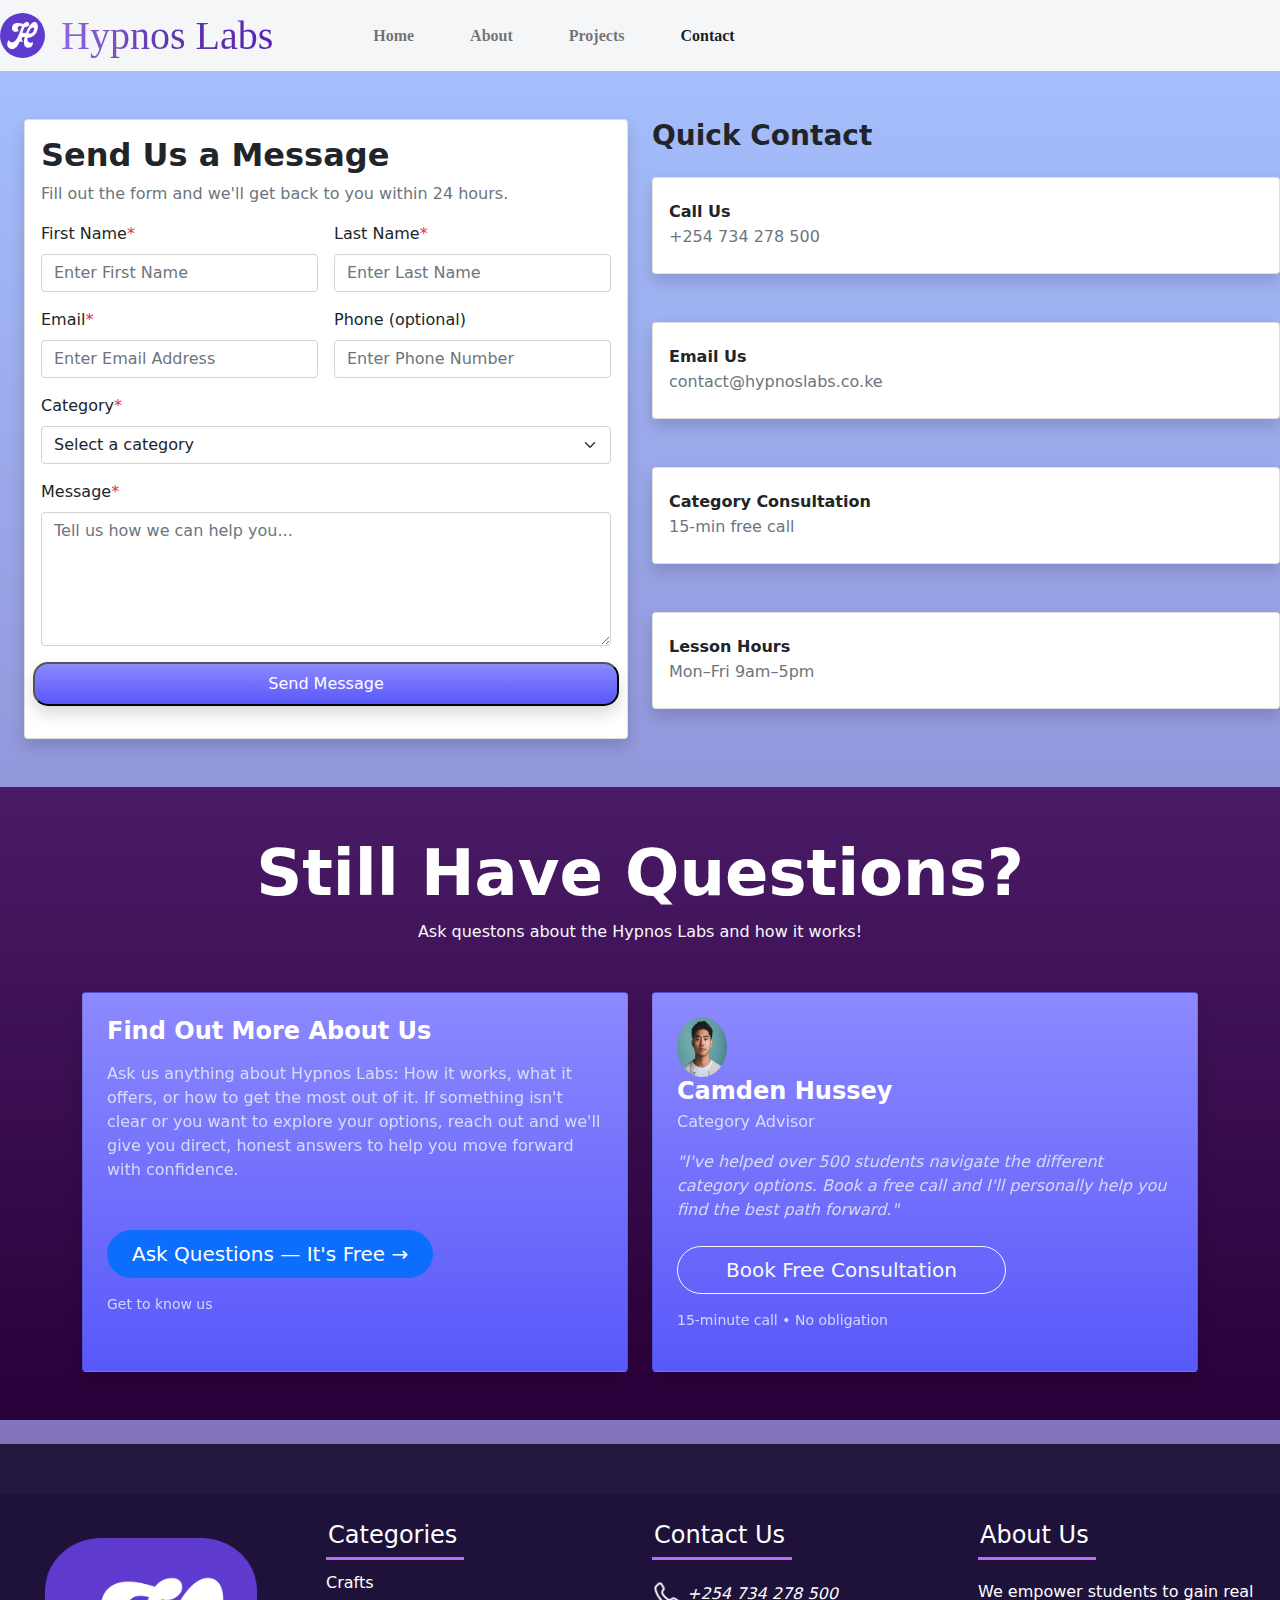
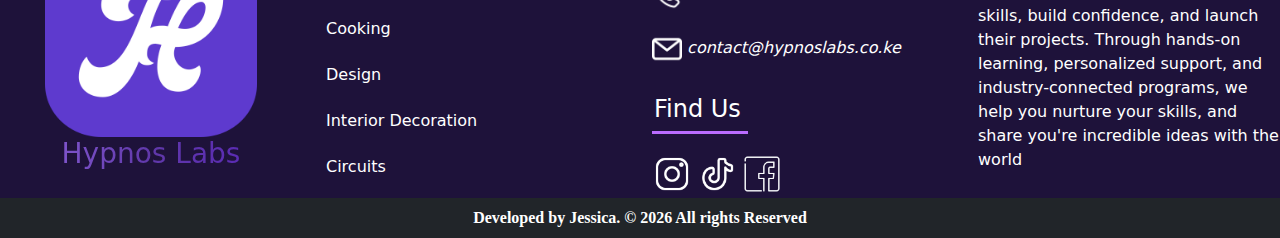
<file: contact.html>
<html>
    <head>
        <meta charset="UTF-8">
        <meta name="viewport" content="width=device-width, initial-scale=1.0">
        <title>Contact Us</title>
        <link rel="stylesheet" href="dist/css/bootstrap.css">
        <link rel="stylesheet" href="edits.css">
        <script src="dist/js/bootstrap.js"></script>
        <link rel="icon" href="images/h.png">
    </head>
    <body class="body">
        
        <!-- Navbar Section -->
        <section class="row">
            <div class="col-lg-12">
                <nav class="navbar navbar-expand-lg navbar-light navigation">
                   <a href="index.html" class="navbar-brand"><img src="images/h.png" alt="H icon" width="45px" height="45px" style="border-radius: 50%;"></a>
                    <b class="display-6 gradient-text">Hypnos Labs</b>
                    <button class="navbar-toggler collapsed me-2 button" data-bs-toggle="offcanvas" data-bs-target="#content">
                        <span class="navbar-toggler-icon"></span>
                    </button>

                    <div class="navbar-collapse collapse ms-5 gap-5">
                        <div class="navbar-nav">
                            <a href="index.html" class="nav-link px-1 line ms-5"><b>Home</b></a>
                            <a href="about.html" class="nav-link px-1 line ms-5"><b>About</b></a>
                            <a href="projects.html" class="nav-link px-1 line ms-5"><b>Projects</b></a>
                            <a href="contact.html" class="nav-link px-1 line ms-5 active"><b>Contact</b></a>
                        </div>
                    </div>
                </nav>
            </div>
        </section> <br><br>

        <!-- Offcanvas section -->
        <div id="content" class="offcanvas offcanvas-end" tabindex="-1" aria-labelledby="title">
            <div class="offcanvas-header">
                <div class="offcanvas-title" id="title"><img src="images/h.png" width="45px" height="45px"></div>
                <button class="btn-close me-2 btn-close-dark" data-bs-dismiss="offcanvas" aria-label="close" id="rotate"></button>
            </div>
            <div class="offcanvas-body box gap-5 "> <hr>
                <a href="index.html" class="nav-link px-1"><i><img src="images/home-page.png" width="25px" height="25px" class="me-3 ms-2"></i><b>Home</b></a> <br>
                <a href="about.html" class="nav-link px-1"><i><img src="images/info.png" width="30px" height="30px" class="me-3 ms-2"></i><b>About</b></a> <br>
                <a href="projects.html" class="nav-link px-1"><i><img src="images/products.png" width="25px" height="25px" class="me-3 ms-2"></i><b>Projects</b></a> <br>
                <a href="contact.html" class="nav-link px-1"><i><img src="images/phone.png" width="25px" height="25px" class="me-3 ms-2"></i><b>Contact</b></a> <br> 
            </div>
        </div>

        <!-- Form Section -->
            <section class="row contact-form">
                <div class="col-lg-6 cardseffect">
                    <div class="card shadow ms-4">
                        <div class="card-body">
                        <h2 class="fw-bold">Send Us a Message</h2>
                        <p class="text-muted">Fill out the form and we'll get back to you within 24 hours.</p>

                        <form>
                            <div class="row g-3">

                                <div class="col-lg-6">
                                    <label class="form-label">First Name<span class="text-danger">*</span></label>
                                    <input type="text" class="form-control" placeholder="Enter First Name">
                                </div>

                                <div class="col-lg-6">
                                    <label class="form-label">Last Name<span class="text-danger">*</span></label>
                                    <input type="text" class="form-control" placeholder="Enter Last Name">
                                </div>

                                <div class="col-lg-6">
                                    <label class="form-label">Email<span class="text-danger">*</span></label>
                                    <input type="email" class="form-control" placeholder="Enter Email Address">
                                </div>

                                <div class="col-lg-6">
                                    <label class="form-label">Phone (optional)</label>
                                    <input type="tel" class="form-control" placeholder="Enter Phone Number">
                                </div>

                                <div>
                                    <label class="form-label">Category<span class="text-danger">*</span></label>
                                    <select class="form-select">
                                        <option value="0">Select a category</option>
                                        <option value="1">Crafts</option>
                                        <option value="2">Cooking</option>
                                        <option value="3">Design</option>
                                        <option value="3">Interior Decoration</option>
                                        <option value="3">Circuits</option>
                                    </select>
                                </div>

                                <div>
                                    <label class="form-label">Message<span class="text-danger">*</span></label>
                                    <textarea class="form-control" rows="5" placeholder="Tell us how we can help you..."></textarea>
                                </div>

                                <input type="submit" value="Send Message" style="border-radius: 15px;" class="body2 text-white py-2 shadow">

                            </div>
                        </form>
                        </div>
                    </div>
                </div>
            
                <!-- Form Section ends here -->

                <!-- Right part -->
                <div class="col-lg-6">
                    <h3 class="mb-4 fw-bold">Quick Contact</h3>
            
                    <div class="card shadow mb-5 cardseffect">
                        <div class="card-body py-4">
                            <h6 class="fw-bold mb-1">Call Us</h6>
                            <p class="mb-0 text-muted">+254 734 278 500</p>
                        </div>
                    </div>

                    <div class="card shadow mb-5 cardseffect">
                        <div class="card-body py-4">
                            <h6 class="fw-bold mb-1">Email Us</h6>
                            <p class="mb-0 text-muted">contact@hypnoslabs.co.ke</p>
                        </div>
                    </div>

                    <div class="card shadow mb-5 cardseffect">
                        <div class="card-body py-4">
                            <h6 class="fw-bold mb-1">Category Consultation</h6>
                            <p class="mb-0 text-muted">15-min free call</p>
                        </div>
                    </div>

                    <div class="card shadow cardseffect">
                        <div class="card-body py-4">
                            <h6 class="fw-bold mb-1">Lesson Hours</h6>
                            <p class="mb-0 text-muted">Mon–Fri 9am–5pm</p>
                        </div>
                    </div>
                </div>
            </section> <br><br>

            <!-- Section two starts here -->
            <section class="py-5 text-white" style="background: linear-gradient(180deg, rgb(74, 27, 103), rgb(41, 0, 56));">
                <div class="container">

                    <div class="text-center mb-5">
                        <h2 class="fw-bold display-3">Still Have Questions?</h2>
                        <p class="text-light">Ask questons about the Hypnos Labs and how it works!</p>
                    </div>

                    <!-- Cards row -->
                    <div class="row g-4 justify-content-center">

                        <!-- Left card -->
                        <div class="col-lg-6">
                            <div class="card h-100 body2 text-white shadow">
                                <div class="card-body p-4">
                                    <h4 class="fw-bold mb-3">Find Out More About Us</h4>

                                    <p class="text-light opacity-75 mb-4">Ask us anything about Hypnos Labs: How it works, what it offers, or how to get the most out of it. If something isn't clear or you want to explore your options, reach out and we'll give you direct, honest answers to help you move forward with confidence.</p> <br>

                                    <button class="btn btn-primary btn-lg rounded-pill px-4">
                                        Ask Questions — It's Free →
                                    </button>

                                    <p class="mt-3 small text-light opacity-75">Get to know us</p>
                                </div>
                            </div>
                        </div>

                        <!-- Right card -->
                        <div class="col-lg-6">
                            <div class="card h-100 body2 text-white shadow rounded-4">
                                <div class="card-body p-4">
                                    <img src="images/person.jpg" alt="person image" width="50px" height="60px" style="border-radius: 50%;">
                                    <h4 class="fw-bold mb-1">Camden Hussey</h4>
                                    <p class="text-light opacity-75 mb-3">Category Advisor</p>

                                    <i><p class="text-light opacity-75 mb-4">"I've helped over 500 students navigate the different category options. Book a free call and I'll personally help you find the best path forward."</p></i>

                                    <button class="btn btn-outline-light btn-lg rounded-pill px-5">
                                        Book Free Consultation
                                    </button>

                                    <p class="mt-3 small text-light opacity-75">15-minute call • No obligation</p>
                                </div>
                            </div>
                        </div>

                    </div>
                </div>
            </section> <br>

            <!-- footer -->
            <div id="top"></div>
            <section id="bottom" class="row">

                <div class="col-lg-3 text-center">
                    <img src="images/h.png" alt="hypnos logo" width="70%" height="70%" class="mt-4"> <br>
                    <h3 class="gradient-text">Hypnos Labs</h3>
                </div>

                <div class="col-lg-3 text-white">
                    <h4 class="underline">Categories</h4>
                    <p><a href="projects.html#crafts" class="links">Crafts</a></p>
                    <p><a href="projects.html#cooking" class="links">Cooking</a></p>
                    <p><a href="projects.html#design" class="links">Design</a></p>
                    <p><a href="projects.html#decoration" class="links">Interior Decoration</a></p>
                    <p><a href="projects.html#circuits" class="links">Circuits</a></p>
                </div>

                <div class="col-lg-3">
                    <h4 class="text-white underline" style="margin-bottom: 20px;">Contact Us</h4> <br>
                    <i>
                        <img src="images/phone2.png" alt="phone icon" width="30px" height="30px">
                        <span class="text-white">+254 734 278 500</span>
                    </i> <br> <br>
                    <i>
                        <img src="images/email.png" alt="email icon" width="30px" height="30px">
                        <span class="text-white"> contact@hypnoslabs.co.ke</span>
                    </i> <br><br>

                    <h4 class="text-white underline" style="margin-bottom: 20px;">Find Us</h4> <br>
                    <a href="https://www.instagram.com"><img src="images/instagram.png" alt="instagram icon" width="40px" height="40px"></a>
                    <a href="https://www.tiktok.com"><img src="images/tiktok.png" alt="tiktok icon" width="40px" height="40px"></a>
                    <a href="https://www.facebook.com"><img src="images/facebook.png" alt="facebook icon" width="40px" height="40px"></a>
                    
                </div>

                <div class="col-lg-3 text-white">
                    <h4 class="underline" style="margin-bottom: 20px;">About Us</h4> <br>
                    <p>We empower students to gain real skills, build confidence, and launch their projects. Through hands-on learning, personalized support, and industry-connected programs, we help you nurture your skills, and share you're incredible ideas with the world</p>
                </div>
            </section>

            <footer class="text-center text-white bg-dark p-2">
                <b>Developed by Jessica. &copy; 2026 All rights Reserved</b>
            </footer>

    </body>
</html>
</file>
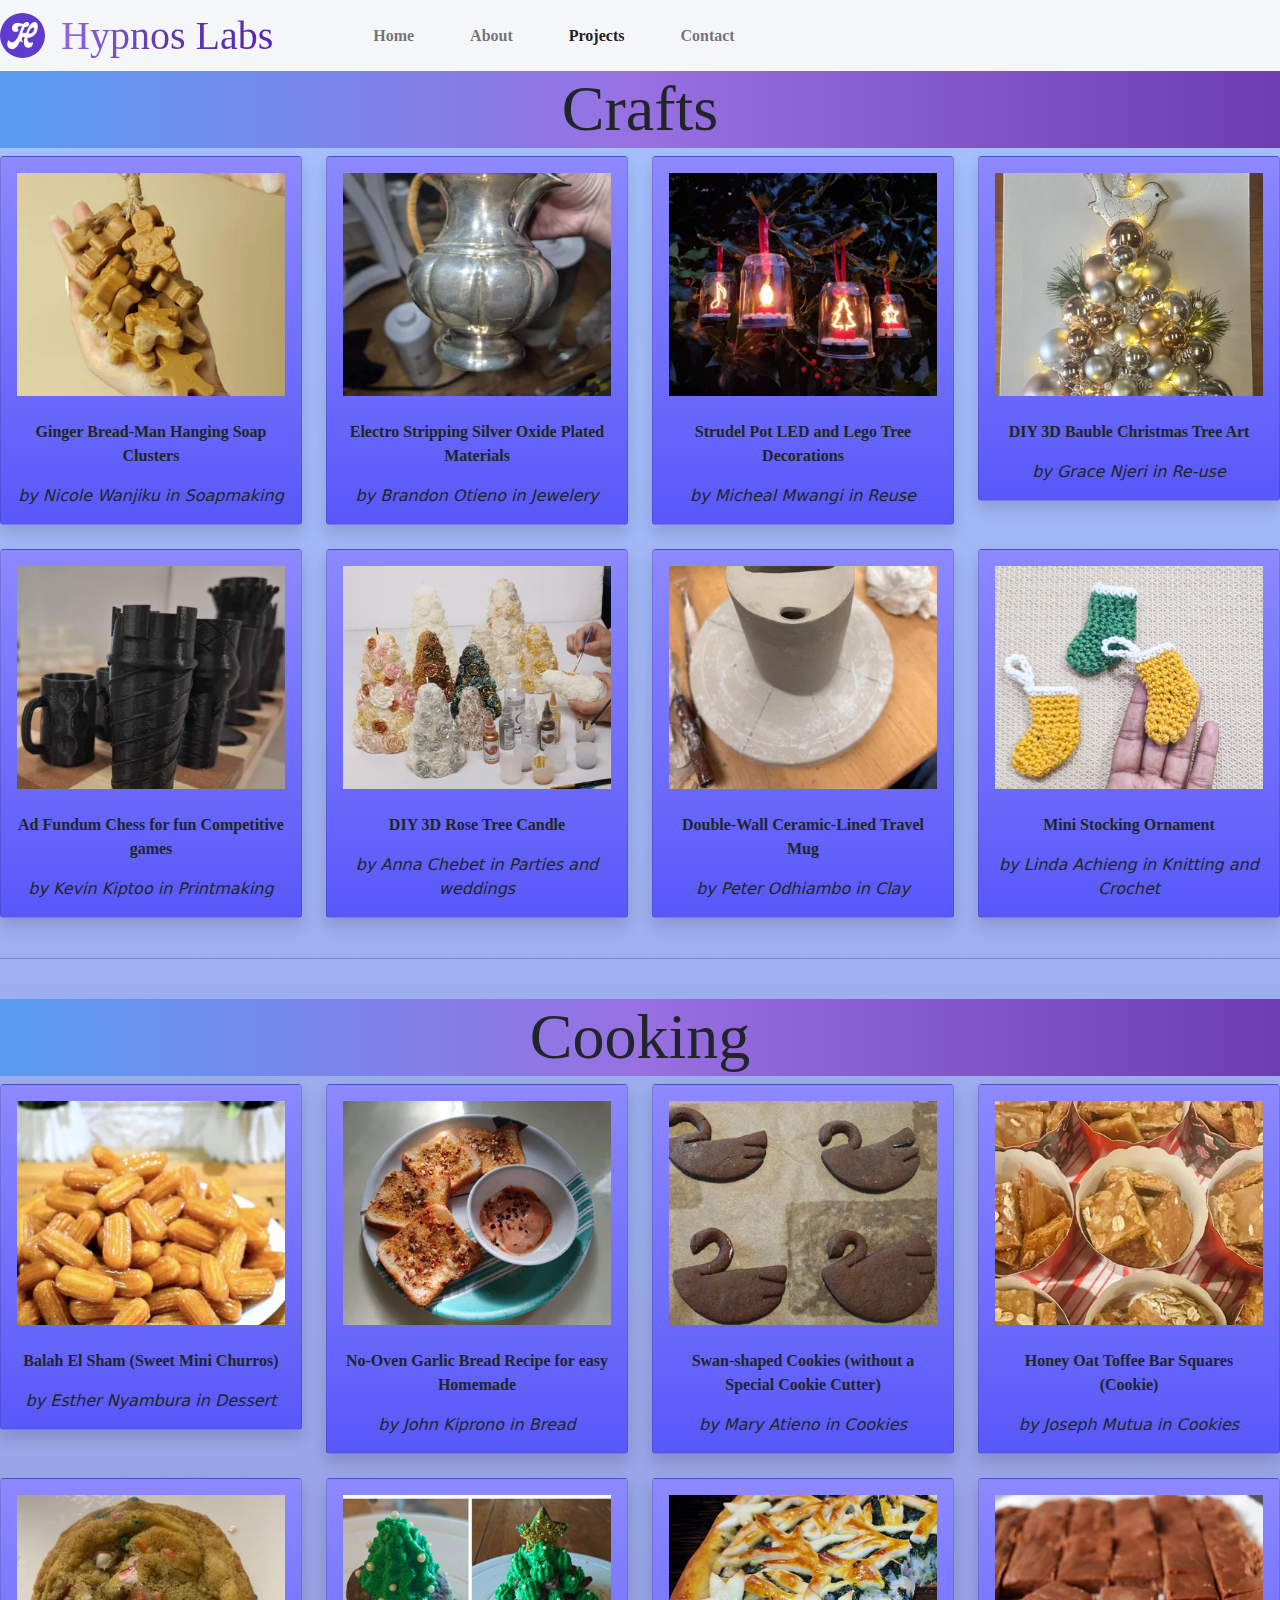
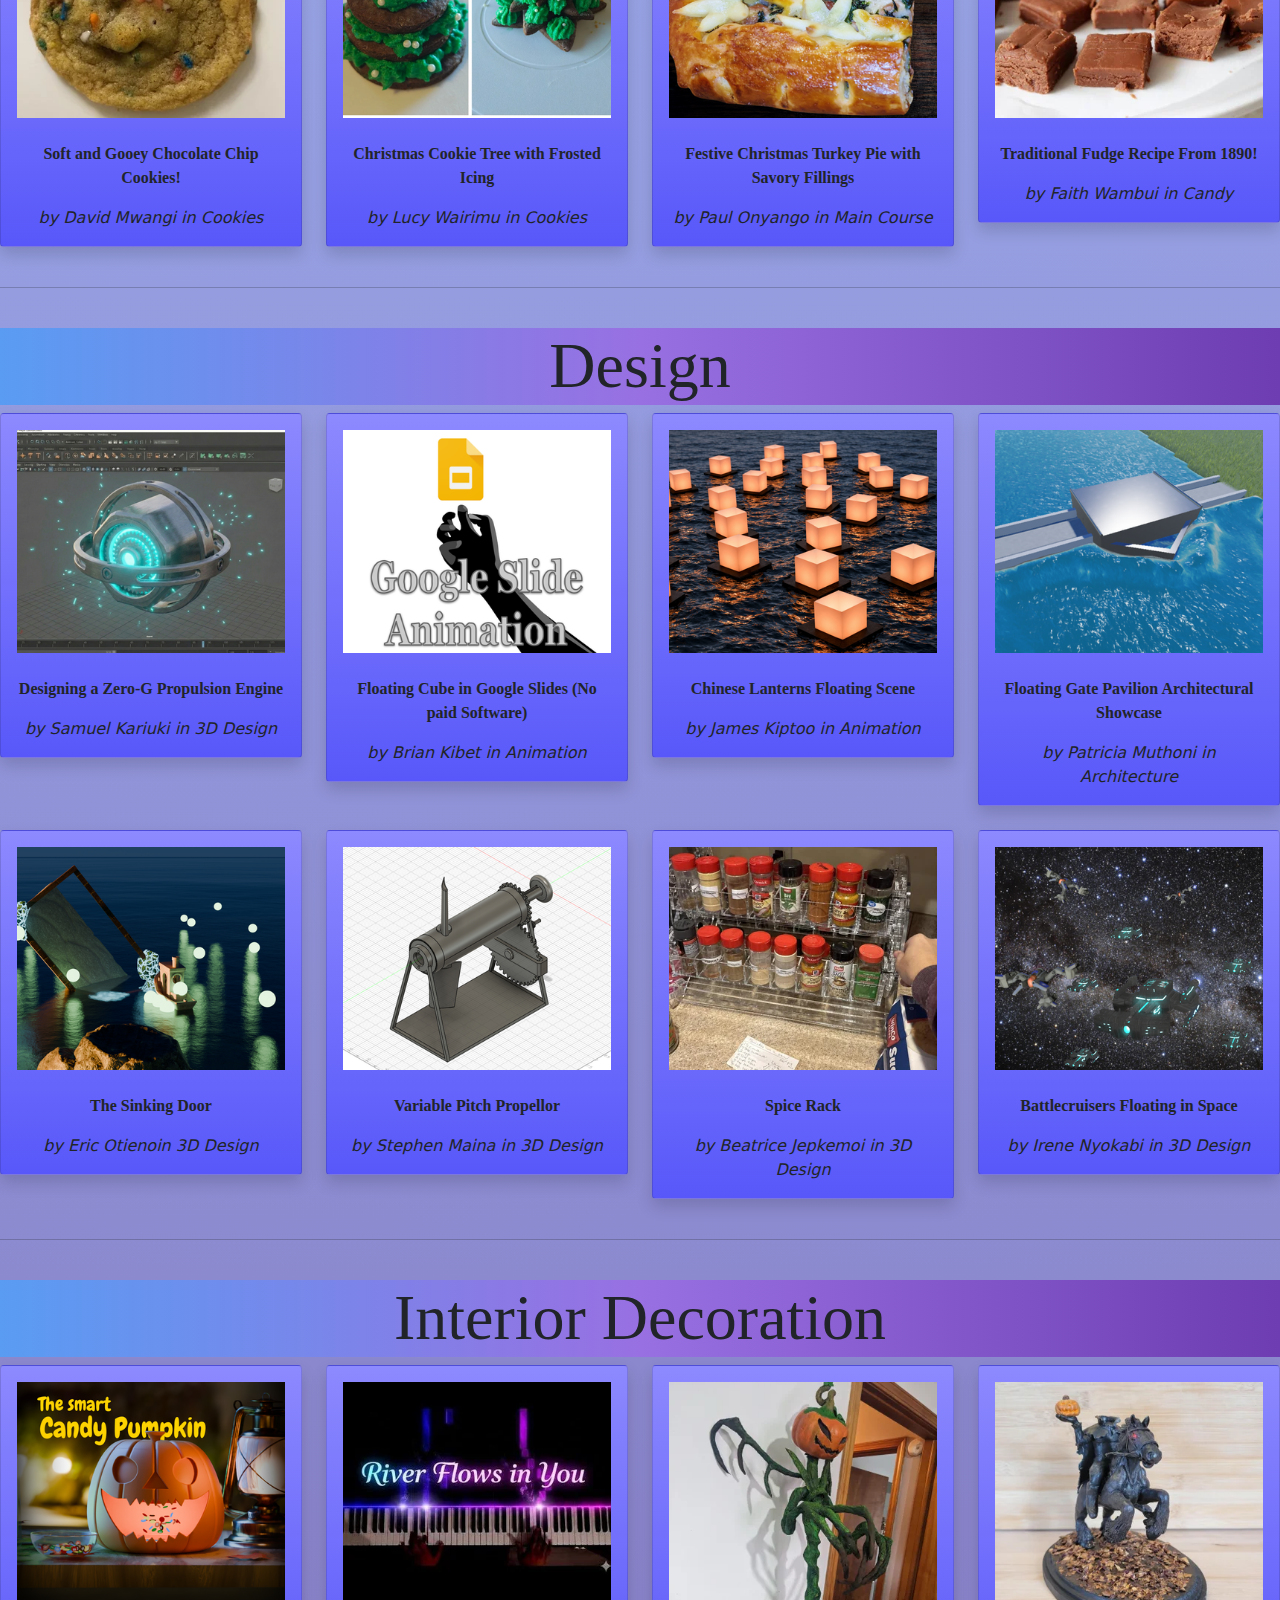
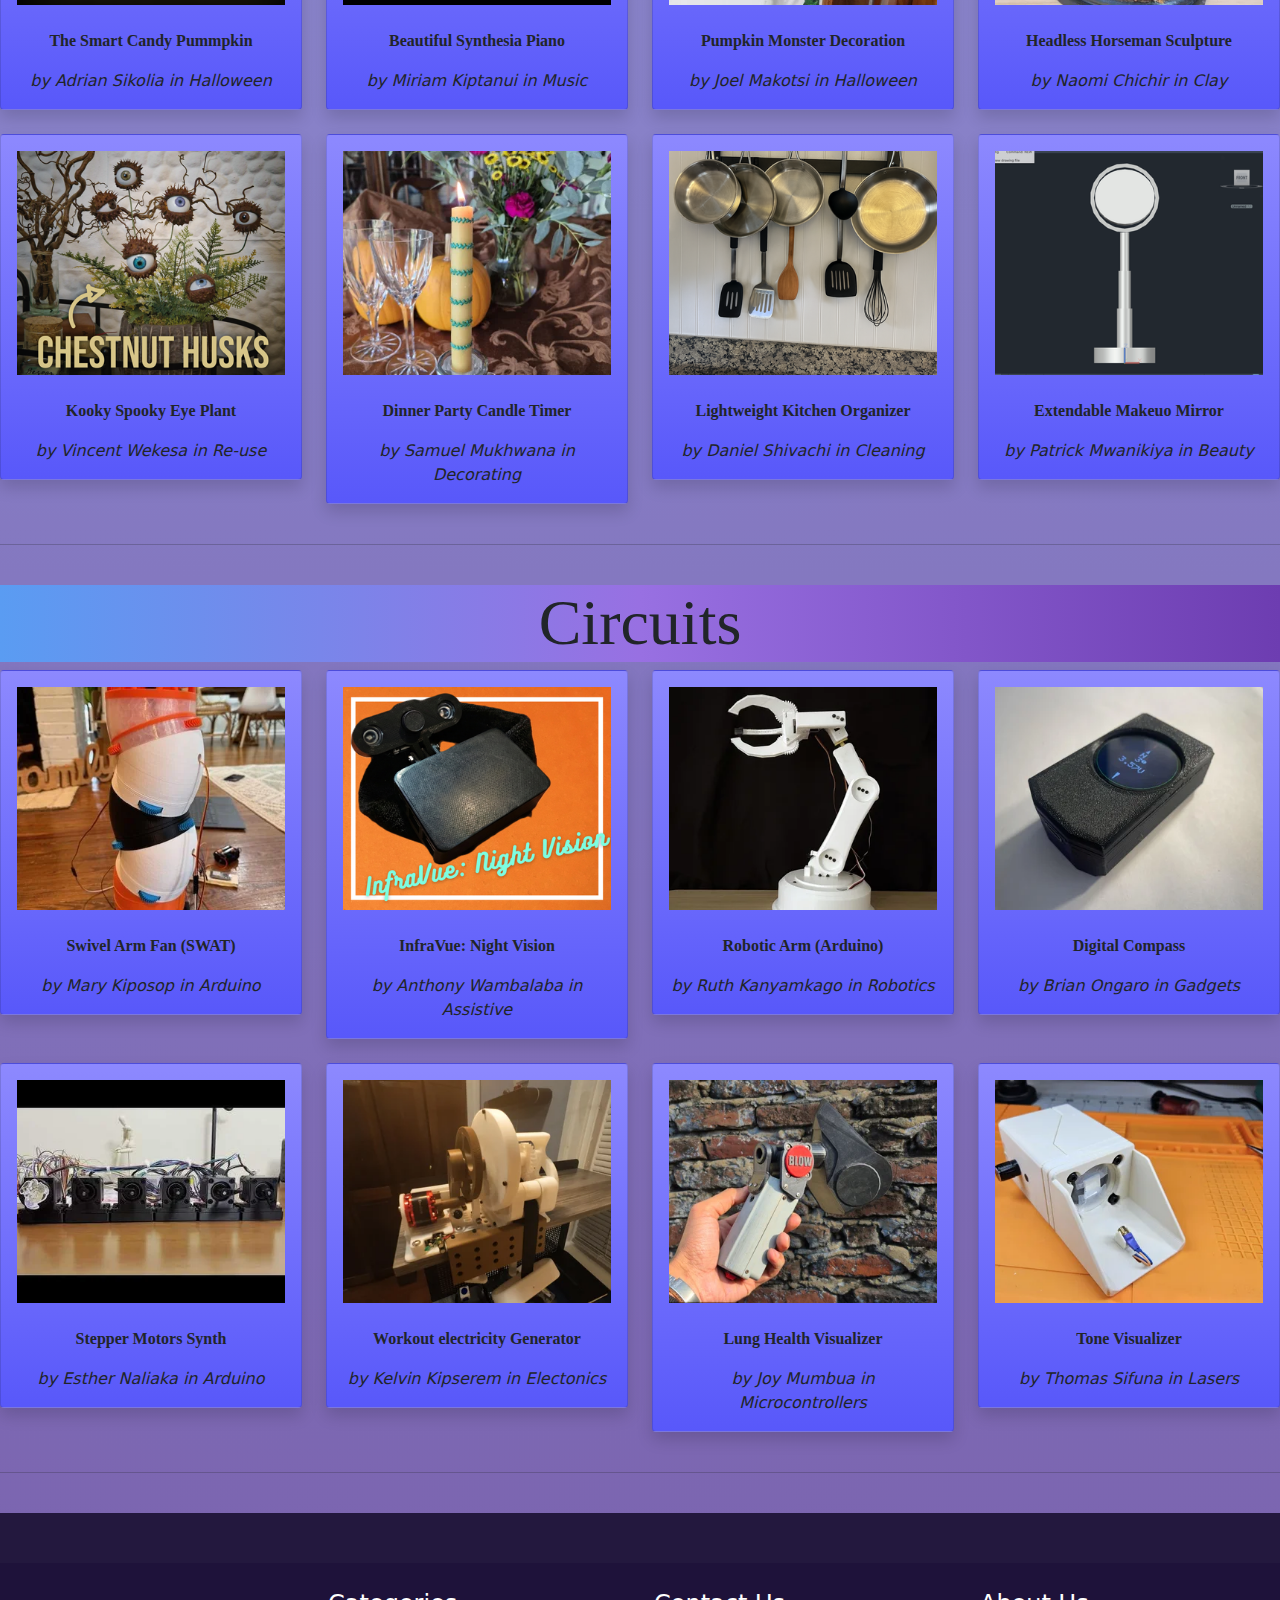
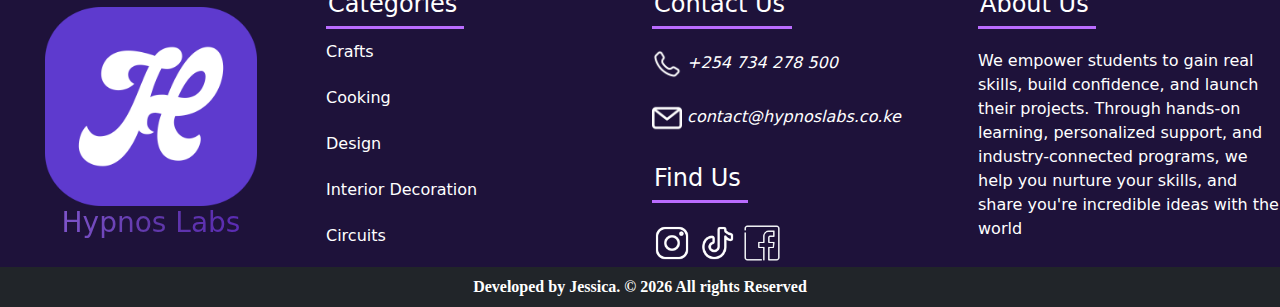
<file: projects.html>
<html>
    <head>
        <meta charset="UTF-8">
        <meta name="viewport" content="width=device-width, initial-scale=1.0">
        <title>Projects Page</title>
        <link rel="stylesheet" href="edits.css">
        <link rel="stylesheet" href="dist/css/bootstrap.css">
        <script src="dist/js/bootstrap.js"></script>
        <link rel="icon" href="images/h.png">
    </head>
    <body class="body">
        
        <!-- Navbar Section -->
        <section class="row">
            <div class="col-lg-12">
                <nav class="navbar navbar-expand-lg navbar-light navigation">
                   <a href="index.html" class="navbar-brand"><img src="images/h.png" alt="H icon" width="45px" height="45px" style="border-radius: 50%;"></a>
                    <b class="display-6 gradient-text">Hypnos Labs</b>
                    <button class="navbar-toggler collapsed me-2 button" data-bs-toggle="offcanvas" data-bs-target="#content">
                        <span class="navbar-toggler-icon"></span>
                    </button>

                    <div class="navbar-collapse collapse ms-5 gap-5">
                        <div class="navbar-nav">
                            <a href="index.html" class="nav-link px-1 line ms-5"><b>Home</b></a>
                            <a href="about.html" class="nav-link px-1 line ms-5"><b>About</b></a>
                            <a href="projects.html" class="nav-link px-1 line ms-5 active"><b>Projects</b></a>
                            <a href="contact.html" class="nav-link px-1 line ms-5"><b>Contact</b></a>
                        </div>
                    </div>
                </nav>
            </div>
        </section>

        <!-- Offcanvas section -->
        <div id="content" class="offcanvas offcanvas-end" tabindex="-1" aria-labelledby="title">
            <div class="offcanvas-header">
                <div class="offcanvas-title" id="title"><img src="images/h.png" width="45px" height="45px"></div>
                <button class="btn-close me-2 btn-close-dark" data-bs-dismiss="offcanvas" aria-label="close" id="rotate"></button>
            </div>
            <div class="offcanvas-body box gap-5 "> <hr>
                <a href="index.html" class="nav-link px-1"><i><img src="images/home-page.png" width="25px" height="25px" class="me-3 ms-2"></i><b>Home</b></a> <br>
                <a href="about.html" class="nav-link px-1"><i><img src="images/info.png" width="30px" height="30px" class="me-3 ms-2"></i><b>About</b></a> <br>
                <a href="projects.html" class="nav-link px-1"><i><img src="images/products.png" width="25px" height="25px" class="me-3 ms-2"></i><b>Projects</b></a> <br>
                <a href="contact.html" class="nav-link px-1"><i><img src="images/phone.png" width="25px" height="25px" class="me-3 ms-2"></i><b>Contact</b></a> <br> 
            </div>
        </div>

        <!-- Crafts Section starts here -->
            <center><h2 class="display-3" style="font-family: Georgia, 'Times New Roman', Times, serif; background: linear-gradient(90deg, rgb(90, 156, 242), rgb(152, 112, 226), rgb(109, 61, 177));" id="crafts"><b>Crafts</b></h2></center>

            <!-- Part One -->
            <section class="row">
                <div class="col-lg-3 text-center ">
                    <div class="card shadow body2">
                        <div class="card-body">
                            <img src="images/crafts5.webp" alt="crafts five" width="100%" height="100%"> <br> <br>
                            <p><b>Ginger Bread-Man Hanging Soap Clusters</b></p>
                            <i>by Nicole Wanjiku in Soapmaking</i>
                        </div>
                    </div>
                </div>

                <div class="col-lg-3 text-center">
                    <div class="card shadow body2">
                        <div class="card-body">
                            <img src="images/crafts6.webp" alt="crafts six" width="100%" height="100%"> <br> <br>
                            <p><b>Electro Stripping Silver Oxide Plated Materials</b></p>
                            <i>by Brandon Otieno in Jewelery</i>
                        </div>
                    </div>
                </div>

                <div class="col-lg-3 text-center">
                    <div class="card shadow body2">
                        <div class="card-body">
                            <img src="images/crafts7.webp" alt="crafts five" width="100%" height="100%"> <br> <br>
                            <p><b>Strudel Pot LED and Lego Tree Decorations</b></p>
                            <i>by Micheal Mwangi in Reuse</i>
                        </div>
                    </div>
                </div>

                <div class="col-lg-3 text-center">
                    <div class="card shadow body2">
                        <div class="card-body">
                            <img src="images/crafts8.webp" alt="crafts five" width="100%" height="100%"> <br> <br>
                            <p><b>DIY 3D Bauble Christmas Tree Art</b></p>
                            <i>by Grace Njeri in Re-use</i>
                        </div>
                    </div>
                </div>
            </section> <br>

            <!-- Part Two -->
            <section class="row">
                <div class="col-lg-3 text-center">
                    <div class="card shadow body2">
                        <div class="card-body">
                            <img src="images/crafts9.webp" alt="crafts five" width="100%" height="100%"> <br> <br>
                            <p><b>Ad Fundum Chess for fun Competitive games</b></p>
                            <i>by Kevin Kiptoo in Printmaking</i>
                        </div>
                    </div>
                </div>

                <div class="col-lg-3 text-center">
                    <div class="card shadow body2">
                        <div class="card-body">
                            <img src="images/crafts10.webp" alt="crafts five" width="100%" height="100%"> <br> <br>
                            <p><b>DIY 3D Rose Tree Candle</b></p>
                            <i>by Anna Chebet in Parties and weddings</i>
                        </div>
                    </div>
                </div>

                <div class="col-lg-3 text-center">
                    <div class="card shadow body2">
                        <div class="card-body">
                            <img src="images/crafts11.webp" alt="crafts five" width="100%" height="100%"> <br> <br>
                            <p><b>Double-Wall Ceramic-Lined Travel Mug</b></p>
                            <i>by Peter Odhiambo in Clay</i>
                        </div>
                    </div>
                </div>

                <div class="col-lg-3 text-center">
                    <div class="card shadow body2">
                        <div class="card-body">
                            <img src="images/crafts12.webp" alt="crafts five" width="100%" height="100%"> <br> <br>
                            <p><b>Mini Stocking Ornament</b></p>
                            <i>by Linda Achieng in Knitting and Crochet</i>
                        </div>
                    </div>
                </div>
            </section> <br> <hr> <br>
            <!-- Crafts section ends here -->

            <!-- Cooking section starts here -->
            <center><h2 class="display-3" style="font-family: Georgia, 'Times New Roman', Times, serif; background: linear-gradient(90deg, rgb(90, 156, 242), rgb(152, 112, 226), rgb(109, 61, 177));" id="cooking"><b>Cooking</b></h2></center>

            <!-- Part One -->
            <section class="row">
                <div class="col-lg-3 text-center ">
                    <div class="card shadow body2">
                        <div class="card-body">
                            <img src="images/food5.webp" alt="crafts five" width="100%" height="100%"> <br> <br>
                            <p><b>Balah El Sham (Sweet Mini Churros)</b></p>
                            <i>by Esther Nyambura in Dessert</i>
                        </div>
                    </div>
                </div>

                <div class="col-lg-3 text-center">
                    <div class="card shadow body2">
                        <div class="card-body">
                            <img src="images/food6.webp" alt="crafts six" width="100%" height="100%"> <br> <br>
                            <p><b>No-Oven Garlic Bread Recipe for easy Homemade</b></p>
                            <i>by John Kiprono in Bread</i>
                        </div>
                    </div>
                </div>

                <div class="col-lg-3 text-center">
                    <div class="card shadow body2">
                        <div class="card-body">
                            <img src="images/food7.webp" alt="crafts five" width="100%" height="100%"> <br> <br>
                            <p><b>Swan-shaped Cookies (without a Special Cookie Cutter)</b></p>
                            <i>by Mary Atieno in Cookies</i>
                        </div>
                    </div>
                </div>

                <div class="col-lg-3 text-center">
                    <div class="card shadow body2">
                        <div class="card-body">
                            <img src="images/food8.webp" alt="crafts five" width="100%" height="100%"> <br> <br>
                            <p><b>Honey Oat Toffee Bar Squares (Cookie)</b></p>
                            <i>by Joseph Mutua in Cookies</i>
                        </div>
                    </div>
                </div>
            </section> <br>

            <!-- Part Two -->
            <section class="row">
                <div class="col-lg-3 text-center">
                    <div class="card shadow body2">
                        <div class="card-body">
                            <img src="images/food9.webp" alt="crafts five" width="100%" height="100%"> <br> <br>
                            <p><b>Soft and Gooey Chocolate Chip Cookies!</b></p>
                            <i>by David Mwangi in Cookies</i>
                        </div>
                    </div>
                </div>

                <div class="col-lg-3 text-center">
                    <div class="card shadow body2">
                        <div class="card-body">
                            <img src="images/food10.webp" alt="crafts five" width="100%" height="100%"> <br> <br>
                            <p><b>Christmas Cookie Tree with Frosted Icing</b></p>
                            <i>by Lucy Wairimu in Cookies</i>
                        </div>
                    </div>
                </div>

                <div class="col-lg-3 text-center">
                    <div class="card shadow body2">
                        <div class="card-body">
                            <img src="images/food11.webp" alt="crafts five" width="100%" height="100%"> <br> <br>
                            <p><b>Festive Christmas Turkey Pie with Savory Fillings</b></p>
                            <i>by Paul Onyango in Main Course</i>
                        </div>
                    </div>
                </div>

                <div class="col-lg-3 text-center">
                    <div class="card shadow body2">
                        <div class="card-body">
                            <img src="images/food12.webp" alt="crafts five" width="100%" height="100%"> <br> <br>
                            <p><b>Traditional Fudge Recipe From 1890!</b></p>
                            <i>by Faith Wambui in Candy</i>
                        </div>
                    </div>
                </div>
            </section> <br> <hr> <br>
            <!-- Cooking section ends here -->

            <!-- Design section starts here -->
            <center><h2 class="display-3" style="font-family: Georgia, 'Times New Roman', Times, serif; background: linear-gradient(90deg, rgb(90, 156, 242), rgb(152, 112, 226), rgb(109, 61, 177));" id="design"><b>Design</b></h2></center>

            <!-- Part One -->
            <section class="row">
                <div class="col-lg-3 text-center ">
                    <div class="card shadow body2">
                        <div class="card-body">
                            <img src="images/design5.webp" alt="crafts five" width="100%" height="100%"> <br> <br>
                            <p><b>Designing a Zero-G Propulsion Engine</b></p>
                            <i>by Samuel Kariuki in 3D Design</i>
                        </div>
                    </div>
                </div>

                <div class="col-lg-3 text-center">
                    <div class="card shadow body2">
                        <div class="card-body">
                            <img src="images/design6.webp" alt="crafts six" width="100%" height="100%"> <br> <br>
                            <p><b>Floating Cube in Google Slides (No paid Software)</b></p>
                            <i>by Brian Kibet in Animation</i>
                        </div>
                    </div>
                </div>

                <div class="col-lg-3 text-center">
                    <div class="card shadow body2">
                        <div class="card-body">
                            <img src="images/design7.webp" alt="crafts five" width="100%" height="100%"> <br> <br>
                            <p><b>Chinese Lanterns Floating Scene</b></p>
                            <i>by James Kiptoo in Animation</i>
                        </div>
                    </div>
                </div>

                <div class="col-lg-3 text-center">
                    <div class="card shadow body2">
                        <div class="card-body">
                            <img src="images/design8.webp" alt="crafts five" width="100%" height="100%"> <br> <br>
                            <p><b>Floating Gate Pavilion Architectural Showcase</b></p>
                            <i>by Patricia Muthoni in Architecture</i>
                        </div>
                    </div>
                </div>
            </section> <br>

            <!-- Part Two -->
            <section class="row">
                <div class="col-lg-3 text-center">
                    <div class="card shadow body2">
                        <div class="card-body">
                            <img src="images/design9.webp" alt="crafts five" width="100%" height="100%"> <br> <br>
                            <p><b>The Sinking Door</b></p>
                            <i>by Eric Otienoin 3D Design</i>
                        </div>
                    </div>
                </div>

                <div class="col-lg-3 text-center">
                    <div class="card shadow body2">
                        <div class="card-body">
                            <img src="images/design10.webp" alt="crafts five" width="100%" height="100%"> <br> <br>
                            <p><b>Variable Pitch Propellor</b></p>
                            <i>by Stephen Maina in 3D Design</i>
                        </div>
                    </div>
                </div>

                <div class="col-lg-3 text-center">
                    <div class="card shadow body2">
                        <div class="card-body">
                            <img src="images/design11.webp" alt="crafts five" width="100%" height="100%"> <br> <br>
                            <p><b>Spice Rack</b></p>
                            <i>by Beatrice Jepkemoi in 3D Design</i>
                        </div>
                    </div>
                </div>

                <div class="col-lg-3 text-center">
                    <div class="card shadow body2">
                        <div class="card-body">
                            <img src="images/design12.webp" alt="crafts five" width="100%" height="100%"> <br> <br>
                            <p><b>Battlecruisers Floating in Space</b></p>
                            <i>by Irene Nyokabi in 3D Design</i>
                        </div>
                    </div>
                </div>
            </section> <br> <hr> <br>
            <!-- Design section ends here -->

            <!-- Interior decoration section starts here -->
            <center><h2 class="display-3" style="font-family: Georgia, 'Times New Roman', Times, serif; background: linear-gradient(90deg, rgb(90, 156, 242), rgb(152, 112, 226), rgb(109, 61, 177));" id="decoration"><b>Interior Decoration</b></h2></center>

            <!-- Part One -->
            <section class="row">
                <div class="col-lg-3 text-center">
                    <div class="card shadow body2">
                        <div class="card-body">
                            <img src="images/living5.webp" alt="crafts five" width="100%" height="100%"> <br> <br>
                            <p><b>The Smart Candy Pummpkin</b></p>
                            <i>by Adrian Sikolia in Halloween</i>
                        </div>
                    </div>
                </div>

                <div class="col-lg-3 text-center">
                    <div class="card shadow body2">
                        <div class="card-body">
                            <img src="images/living6.webp" alt="crafts six" width="100%" height="100%"> <br> <br>
                            <p><b>Beautiful Synthesia Piano</b></p>
                            <i>by Miriam Kiptanui in Music</i>
                        </div>
                    </div>
                </div>

                <div class="col-lg-3 text-center">
                    <div class="card shadow body2">
                        <div class="card-body">
                            <img src="images/living7.webp" alt="crafts five" width="100%" height="100%"> <br> <br>
                            <p><b>Pumpkin Monster Decoration</b></p>
                            <i>by Joel Makotsi in Halloween</i>
                        </div>
                    </div>
                </div>

                <div class="col-lg-3 text-center">
                    <div class="card shadow body2">
                        <div class="card-body">
                            <img src="images/living8.webp" alt="crafts five" width="100%" height="100%"> <br> <br>
                            <p><b>Headless Horseman Sculpture</b></p>
                            <i>by Naomi Chichir in Clay</i>
                        </div>
                    </div>
                </div>
            </section> <br>

            <!-- Part Two -->
            <section class="row">
                <div class="col-lg-3 text-center">
                    <div class="card shadow body2">
                        <div class="card-body">
                            <img src="images/living9.webp" alt="crafts five" width="100%" height="100%"> <br> <br>
                            <p><b>Kooky Spooky Eye Plant</b></p>
                            <i>by Vincent Wekesa in Re-use</i>
                        </div>
                    </div>
                </div>

                <div class="col-lg-3 text-center">
                    <div class="card shadow body2">
                        <div class="card-body">
                            <img src="images/living10.webp" alt="crafts five" width="100%" height="100%"> <br> <br>
                            <p><b>Dinner Party Candle Timer</b></p>
                            <i>by Samuel Mukhwana in Decorating</i>
                        </div>
                    </div>
                </div>

                <div class="col-lg-3 text-center">
                    <div class="card shadow body2">
                        <div class="card-body">
                            <img src="images/living11.webp" alt="crafts five" width="100%" height="100%"> <br> <br>
                            <p><b>Lightweight Kitchen Organizer</b></p>
                            <i>by Daniel Shivachi in Cleaning</i>
                        </div>
                    </div>
                </div>

                <div class="col-lg-3 text-center">
                    <div class="card shadow body2">
                        <div class="card-body">
                            <img src="images/living12.webp" alt="crafts five" width="100%" height="100%"> <br> <br>
                            <p><b>Extendable Makeuo Mirror</b></p>
                            <i>by Patrick Mwanikiya in Beauty</i>
                        </div>
                    </div>
                </div>
            </section> <br> <hr> <br>
            <!-- Interior Decoration Section ends here -->

            <!-- Circuits section starts here -->
            <center><h2 class="display-3" style="font-family: Georgia, 'Times New Roman', Times, serif; background: linear-gradient(90deg, rgb(90, 156, 242), rgb(152, 112, 226), rgb(109, 61, 177));" id="circuits"><b>Circuits</b></h2></center>

            <!-- Part One -->
            <section class="row">
                <div class="col-lg-3 text-center">
                    <div class="card shadow body2">
                        <div class="card-body">
                            <img src="images/circuit5.webp" alt="crafts five" width="100%" height="100%"> <br> <br>
                            <p><b>Swivel Arm Fan (SWAT)</b></p>
                            <i>by Mary Kiposop in Arduino</i>
                        </div>
                    </div>
                </div>

                <div class="col-lg-3 text-center">
                    <div class="card shadow body2">
                        <div class="card-body">
                            <img src="images/circuit6.webp" alt="crafts six" width="100%" height="100%"> <br> <br>
                            <p><b>InfraVue: Night Vision</b></p>
                            <i>by Anthony Wambalaba in Assistive</i>
                        </div>
                    </div>
                </div>

                <div class="col-lg-3 text-center">
                    <div class="card shadow body2">
                        <div class="card-body">
                            <img src="images/circuit7.webp" alt="crafts five" width="100%" height="100%"> <br> <br>
                            <p><b>Robotic Arm (Arduino)</b></p>
                            <i>by Ruth Kanyamkago in Robotics</i>
                        </div>
                    </div>
                </div>

                <div class="col-lg-3 text-center">
                    <div class="card shadow body2">
                        <div class="card-body">
                            <img src="images/circuit8.webp" alt="crafts five" width="100%" height="100%"> <br> <br>
                            <p><b>Digital Compass</b></p>
                            <i>by Brian Ongaro in Gadgets</i>
                        </div>
                    </div>
                </div>
            </section> <br>

            <!-- Part Two -->
            <section class="row">
                <div class="col-lg-3 text-center">
                    <div class="card shadow body2">
                        <div class="card-body">
                            <img src="images/circuit9.webp" alt="crafts five" width="100%" height="100%"> <br> <br>
                            <p><b>Stepper Motors Synth</b></p>
                            <i>by Esther Naliaka in Arduino</i>
                        </div>
                    </div>
                </div>

                <div class="col-lg-3 text-center">
                    <div class="card shadow body2">
                        <div class="card-body">
                            <img src="images/circuit10.webp" alt="crafts five" width="100%" height="100%"> <br> <br>
                            <p><b>Workout electricity Generator</b></p>
                            <i>by Kelvin Kipserem in Electonics</i>
                        </div>
                    </div>
                </div>

                <div class="col-lg-3 text-center">
                    <div class="card shadow body2">
                        <div class="card-body">
                            <img src="images/circuit11.webp" alt="crafts five" width="100%" height="100%"> <br> <br>
                            <p><b>Lung Health Visualizer</b></p>
                            <i>by Joy Mumbua in Microcontrollers</i>
                        </div>
                    </div>
                </div>

                <div class="col-lg-3 text-center">
                    <div class="card shadow body2">
                        <div class="card-body">
                            <img src="images/circuit12.webp" alt="crafts five" width="100%" height="100%"> <br> <br>
                            <p><b>Tone Visualizer</b></p>
                            <i>by Thomas Sifuna in Lasers</i>
                        </div>
                    </div>
                </div>
            </section> <br> <hr> <br>
            <!-- Circuits Section ends here -->

            <!-- footer -->
            <div id="top"></div>
            <section id="bottom" class="row">

                <div class="col-lg-3 text-center">
                    <img src="images/h.png" alt="hypnos logo" width="70%" height="70%" class="mt-4"> <br>
                    <h3 class="gradient-text">Hypnos Labs</h3>
                </div>

                <div class="col-lg-3 text-white">
                    <h4 class="underline">Categories</h4>
                    <p><a href="#crafts" class="links">Crafts</a></p>
                    <p><a href="#cooking" class="links">Cooking</a></p>
                    <p><a href="#design" class="links">Design</a></p>
                    <p><a href="#decoration" class="links">Interior Decoration</a></p>
                    <p><a href="#circuits" class="links">Circuits</a></p>
                </div>

                <div class="col-lg-3">
                    <h4 class="text-white underline" style="margin-bottom: 20px;">Contact Us</h4> <br>
                    <i>
                        <img src="images/phone2.png" alt="phone icon" width="30px" height="30px">
                        <span class="text-white">+254 734 278 500</span>
                    </i> <br> <br>
                    <i>
                        <img src="images/email.png" alt="email icon" width="30px" height="30px">
                        <span class="text-white"> contact@hypnoslabs.co.ke</span>
                    </i> <br><br>

                    <h4 class="text-white underline" style="margin-bottom: 20px;">Find Us</h4> <br>
                    <a href="https://www.instagram.com"><img src="images/instagram.png" alt="instagram icon" width="40px" height="40px"></a>
                    <a href="https://www.tiktok.com"><img src="images/tiktok.png" alt="tiktok icon" width="40px" height="40px"></a>
                    <a href="https://www.facebook.com"><img src="images/facebook.png" alt="facebook icon" width="40px" height="40px"></a>
                    
                </div>

                <div class="col-lg-3 text-white">
                    <h4 class="underline" style="margin-bottom: 20px;">About Us</h4> <br>
                    <p>We empower students to gain real skills, build confidence, and launch their projects. Through hands-on learning, personalized support, and industry-connected programs, we help you nurture your skills, and share you're incredible ideas with the world</p>
                </div>
            </section>

            <footer class="text-center text-white bg-dark p-2">
                <b>Developed by Jessica. &copy; 2026 All rights Reserved</b>
            </footer>
            


    </body>
</html>
</file>
<file: edits.css>
/* Applying a smoothed out background color */
.body{
    background: linear-gradient(rgb(166, 194, 255), rgb(120, 94, 170));
}

b{
    font-family:Georgia, 'Times New Roman', Times, serif;
}

/* Adding a rotating animation to the cancel button in the offcanvas */
#rotate:hover{
    background-color: rgb(113, 80, 174);
    transform: rotate(90deg);
    transition: 0.5s;
    height: 22px;
    border-radius: 9px;
}

/* Underline of the navbar content */
.line:hover{
    color: rgb(45, 16, 100);
}
.line{
  position: relative;
  color: rgb(120, 94, 170);
  display: inline-block;
}

.line::after{
  content: '';
  position: absolute;
  left: 0;
  bottom: 0;
  width: 0;
  height: 2px;
  background-color: rgb(45, 16, 100);
  transition: width 0.3s ease; 
}

.line:hover::after{
  width: 100%; 
}
/* Styling the links in the offcanvas */
.box a{
  display: block;
  padding: 15px 0;
  font-size: 18px;
  font-weight: 500;
  color: rgb(45, 16, 100);
  text-decoration: none;
  position: relative;
  transition: 
    background-color 0.25s ease,
    padding-left 0.25s ease,
    color 0.25s ease;
    gap: 12px;
    border-radius: 12px; 
}
.box a:hover {
  color: rgb(45, 16, 100);
  background-color: rgb(148, 115, 209);
  padding-left: 10px;
  box-shadow: 2px 4px 10px rgba(0,0,0,0.2);
}
.box a::before {
  content: "";
  position: absolute;
  left: 0;
  top: 0;
  height: 100%;
  width: 4px;
  background:rgb(45, 16, 100);
  transform: scaleY(0);
  transform-origin: top;
  transition: transform 0.25s ease;
  border-radius: 12px;
}

.box a:hover::before {
  transform: scaleY(1);
}

/* offcanvas feautures */
.offcanvas{
    width: 250px;
    background: linear-gradient(rgb(166, 194, 255), rgb(120, 94, 170));
}

/* navbar background color */
.navigation{
  background-color: rgb(245, 246, 248);
}

.button{
 background: linear-gradient(rgb(187, 167, 225), rgb(113, 83, 168), rgb(109, 70, 180));
}

/* adding smoothed out colors for the text */
.gradient-text {
  background: linear-gradient(90deg, rgb(146, 103, 225), rgb(96, 56, 170), rgb(87, 35, 185));
  -webkit-background-clip: text; 
  -webkit-text-fill-color: transparent; /* makes text show the gradient */
  background-clip: text; /* for other browsers that support it */
  color: transparent;
}

.gradient-text2 {
  background: linear-gradient(90deg, rgb(59, 31, 111), rgb(0, 0, 0));
  -webkit-background-clip: text; 
  -webkit-text-fill-color: transparent; /* makes text show the gradient */
  background-clip: text; /* for other browsers that support it */
  color: transparent;
}

/* Fly-in animation for carousel captions */
@keyframes fly-in {
  0% {
    transform: translateX(100%); /* start at the right side of the slide */
    opacity: 0;                  /* start invisible */
  }
  100% {
    transform: translateX(0);    /* end at its original position */
    opacity: 1;                  /* fully visible */
  }
}
  .carousel-caption {
    animation: fly-in 0.8s ease-out; /* takes 0.8s. Smooth fly-in */
  }

  /* Cards hover effect */
.cardseffect:hover{
  transform: translateY(-8px);
  transition: 0.6s;
}
.cardseffect{
  transition: transform 0.6s ease;
}

/* index: section two card bacground color */
.section2cards{
  background: linear-gradient(rgb(120, 94, 170), rgb(102, 0, 146));
}

/* Footer top section */
#top{
    background-color: rgb(35, 24, 62);
    height: 50px;
}

/* footer heading underline */
.underline{
    display: inline-block;
    border-bottom: 3px rgb(186, 108, 254) solid;
    padding: 7px;
    padding-left: 2px;
}

/* Bottom section of the footer */
#bottom{
    background-color: rgb(30, 18, 58);
    padding-top: 20px;
}

/* Links in footer */
.links{
    line-height: 30px;
    text-decoration: none;
    color: white;
}
.links:hover{
  color: rgb(209, 118, 255);
}
.body2{
  background: linear-gradient(rgb(141, 137, 254), rgb(88, 88, 250));
}

/* About: First section */
.sectionbackground{
  background: url(images/image2.jpg);
  background-size: 100%;
  background-repeat: no-repeat;
  height: 500px;
  background-position: center;
  opacity: 50%;
}

/* Effect of images in the projects file */
.body2 img:hover{
  transform: scale(1.1);
  transition: 0.9s;
}

/* Responsive adjustments for small screens (phones) */
@media (max-width: 576px) {
  .carousel-caption {
    padding: 1rem;
    text-align: center;
  }

  .carousel-caption .display-1 {
    font-size: 2rem !important; 
    line-height: 1.05 !important;
  }

  .carousel-caption p {
    display: none; /* hide paragraph text on small screens */
    font-size: 1.05rem !important; 
  }

  /* Increase button size and tap area on phones */
  .carousel-caption .btn {
    font-size: 1.05rem !important;
    padding: 0.55rem 1rem !important;
    border-radius: 15px !important;
    margin-top: 0.5rem !important;
  }

  .navbar-brand img {
    width: 36px;
    height: 36px;
  }

  .navigation {
    padding: 0.5rem 0.75rem;
  }

  .card {
    margin-bottom: 1rem;
    border-radius: 10px;
  }

  .card img {
    max-width: 100%;
    height: auto;
  }

  img {
    max-width: 100%;
    height: auto;
  }

  .sectionbackground {
    height: 220px;
    background-size: cover;
  }

  .w-75, .w-50 {
    width: 100% !important;
  }

  .navbar-nav .nav-link {
    padding: .5rem 0;
    font-size: 1rem;
  }

  .offcanvas {
    width: 50vw !important; /* half the viewport width on phones */
    max-width: 50vw !important;
    min-width: 240px; 
  }

  /* Make carousel images occupy 3/4 of the viewport height on phones minus 50px */
  .carousel,
  .carousel-inner,
  .carousel-item {
    height: calc(75vh - 50px);
    min-height: 270px; 
  }

  .carousel-item img,
  .carousel .d-block.w-100 {
    height: calc(75vh - 50px) !important;
    max-height: calc(75vh - 50px) !important;
    width: 100%;
    object-fit: cover;
  }

  .carousel-caption {
    top: 1rem; 
  }

  /* Contact: center the form card on phones */
  .contact-form .col-lg-6:first-child .card {
    width: calc(100% - 2rem) !important;
    max-width: 520px !important;
    margin: 0 auto 1rem !important;
    padding: 1rem !important;
  }

  /* About (Section Three): add spacing between image and vision card and center the card on phones */
  .about-vision .col-lg-8 img {
    width: 100% !important;
    height: auto !important;
    display: block !important;
    margin-bottom: 1rem !important; /* spacing between image and card */
  }

  .about-vision .col-lg-4 .card {
    width: calc(100% - 2rem) !important;
    max-width: 520px !important;
    margin: 1rem auto !important; /* centers and adds top spacing */
    padding: 1rem !important;
  }

  /* Section Three: center content and reduce font sizes on phones */
  .section-three {
    padding: 1rem 0.5rem;
    text-align: center;
  }

  .section-three .planning-icon {
    width: 80px;
    height: 80px;
    display: inline-block;
    margin-bottom: 0.5rem;
  }

  .section-three .display-2 {
    font-size: 1.6rem !important;
    line-height: 1.1 !important;
    display: block;
  }

  .section-three .planner-img {
    width: 100% !important;
    height: auto !important;
    margin-left: 0 !important;
    margin-right: 0 !important;
    margin-bottom: 1rem;
    display: block;
    border-radius: 12px;
  }

  .section-three .section-three-text,
  .section-three .section-three-intro {
    text-align: center !important;
    padding-left: 0.75rem;
    padding-right: 0.75rem;
  }

  .section-three p {
    font-size: 0.95rem !important;
  }

  .section-five {
    padding: 1rem 0.5rem;
    text-align: center;
  }

  .section-five .display-4 {
    font-size: 1.4rem !important;
    line-height: 1.05 !important;
  }

  .section-five h2.display-5 {
    font-size: 1.2rem !important;
    margin-bottom: 0.5rem;
  }

  .section-five .card {
    width: 100% !important;
    margin: 0 auto 1rem !important;
    padding: 1rem !important;
  }

  .section-five p,
  .section-five label,
  .section-five .h-100,
  .section-five input,
  .section-five .w-75,
  .section-five .w-50 {
    width: 100% !important;
    font-size: 0.95rem !important;
    text-align: center !important;
    display: block !important;
    margin-left: auto !important;
    margin-right: auto !important;
    max-width: 420px;
  }

  /* Submit buttons kept centered and compact */
  .section-five input[type="submit"] {
    display: block !important;
    margin: 0.6rem auto !important;
    width: auto !important;
    padding: 0.5rem 1rem !important;
  }

  .section-five .card {
    margin-left: 0 !important;
    margin-right: 0 !important;
  }

  /* Footer: apply ms-5 (left margin) on phones */
  #bottom .col-lg-3:not(:first-child) > * {
    margin-left: 3rem !important; 
  }

  /* Stack the first three feature cards on phones */
  .feature-cards .col-lg-4,
  .feature-cards .w-25 {
    width: 100% !important;
    margin-left: 0 !important;
    margin-right: 0 !important;
    padding-left: 0.75rem;
    padding-right: 0.75rem;
    margin-bottom: 1rem; 
  }

  .feature-cards .col-lg-4:last-child,
  .feature-cards .w-25:last-child {
    margin-bottom: 0; 
  }
}
</file>
